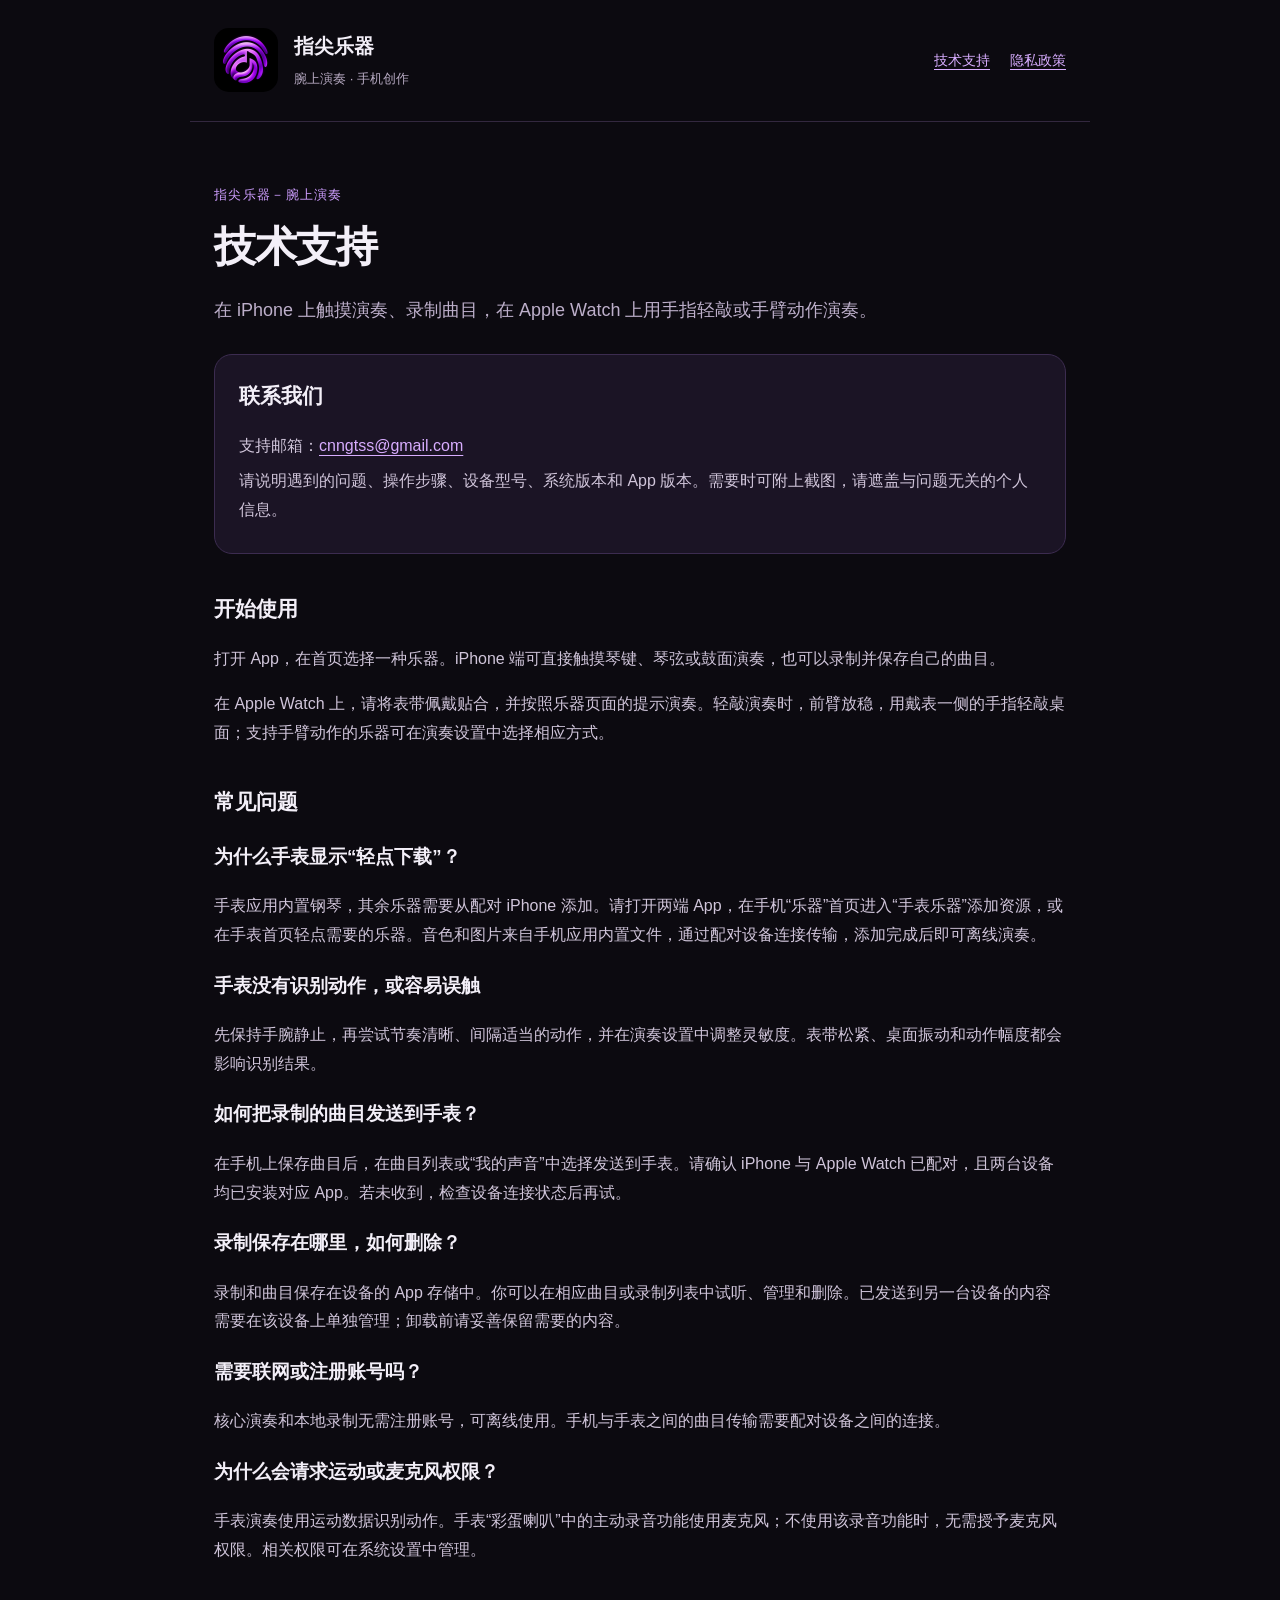
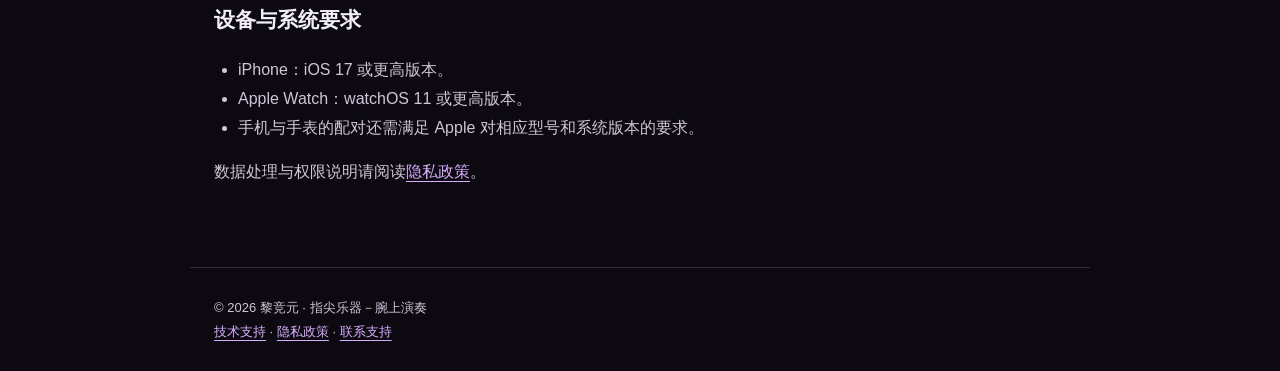
<file: index.html>
<!doctype html>
<html lang="zh-CN">
<head>
<meta charset="utf-8">
<meta name="viewport" content="width=device-width,initial-scale=1">
<title>技术支持｜指尖乐器－腕上演奏</title>
<meta name="description" content="指尖乐器－腕上演奏的使用帮助、设备要求和支持联系方式。">
<link rel="icon" href="./icon.png">
<link rel="stylesheet" href="./style.css">
</head>
<body>
<header><img src="./icon.png" alt="指尖乐器图标" width="64" height="64"><div><strong>指尖乐器</strong><small>腕上演奏 · 手机创作</small></div><nav aria-label="页面导航"><a href="./index.html" aria-current="page">技术支持</a><a href="./privacy.html">隐私政策</a></nav></header>
<main><p class="tag">指尖乐器－腕上演奏</p><h1>技术支持</h1>
<p class="lead">在 iPhone 上触摸演奏、录制曲目，在 Apple Watch 上用手指轻敲或手臂动作演奏。</p>
<section class="contact" aria-labelledby="contact-heading">
<h2 id="contact-heading" style="margin-top:0">联系我们</h2>
<p>支持邮箱：<a href="mailto:cnngtss@gmail.com">cnngtss@gmail.com</a></p>
<p>请说明遇到的问题、操作步骤、设备型号、系统版本和 App 版本。需要时可附上截图，请遮盖与问题无关的个人信息。</p>
</section>
<h2>开始使用</h2>
<p>打开 App，在首页选择一种乐器。iPhone 端可直接触摸琴键、琴弦或鼓面演奏，也可以录制并保存自己的曲目。</p>
<p>在 Apple Watch 上，请将表带佩戴贴合，并按照乐器页面的提示演奏。轻敲演奏时，前臂放稳，用戴表一侧的手指轻敲桌面；支持手臂动作的乐器可在演奏设置中选择相应方式。</p>
<h2>常见问题</h2>
<h3>为什么手表显示“轻点下载”？</h3>
<p>手表应用内置钢琴，其余乐器需要从配对 iPhone 添加。请打开两端 App，在手机“乐器”首页进入“手表乐器”添加资源，或在手表首页轻点需要的乐器。音色和图片来自手机应用内置文件，通过配对设备连接传输，添加完成后即可离线演奏。</p>

<h3>手表没有识别动作，或容易误触</h3>
<p>先保持手腕静止，再尝试节奏清晰、间隔适当的动作，并在演奏设置中调整灵敏度。表带松紧、桌面振动和动作幅度都会影响识别结果。</p>
<h3>如何把录制的曲目发送到手表？</h3>
<p>在手机上保存曲目后，在曲目列表或“我的声音”中选择发送到手表。请确认 iPhone 与 Apple Watch 已配对，且两台设备均已安装对应 App。若未收到，检查设备连接状态后再试。</p>
<h3>录制保存在哪里，如何删除？</h3>
<p>录制和曲目保存在设备的 App 存储中。你可以在相应曲目或录制列表中试听、管理和删除。已发送到另一台设备的内容需要在该设备上单独管理；卸载前请妥善保留需要的内容。</p>
<h3>需要联网或注册账号吗？</h3>
<p>核心演奏和本地录制无需注册账号，可离线使用。手机与手表之间的曲目传输需要配对设备之间的连接。</p>
<h3>为什么会请求运动或麦克风权限？</h3>
<p>手表演奏使用运动数据识别动作。手表“彩蛋喇叭”中的主动录音功能使用麦克风；不使用该录音功能时，无需授予麦克风权限。相关权限可在系统设置中管理。</p>
<h2>设备与系统要求</h2>
<ul><li>iPhone：iOS 17 或更高版本。</li><li>Apple Watch：watchOS 11 或更高版本。</li><li>手机与手表的配对还需满足 Apple 对相应型号和系统版本的要求。</li></ul>
<p>数据处理与权限说明请阅读<a href="./privacy.html">隐私政策</a>。</p>
</main>
<footer><p>© 2026 黎竞元 · 指尖乐器－腕上演奏</p><p><a href="./index.html">技术支持</a> · <a href="./privacy.html">隐私政策</a> · <a href="mailto:cnngtss@gmail.com">联系支持</a></p></footer>
</body>
</html>
</file>
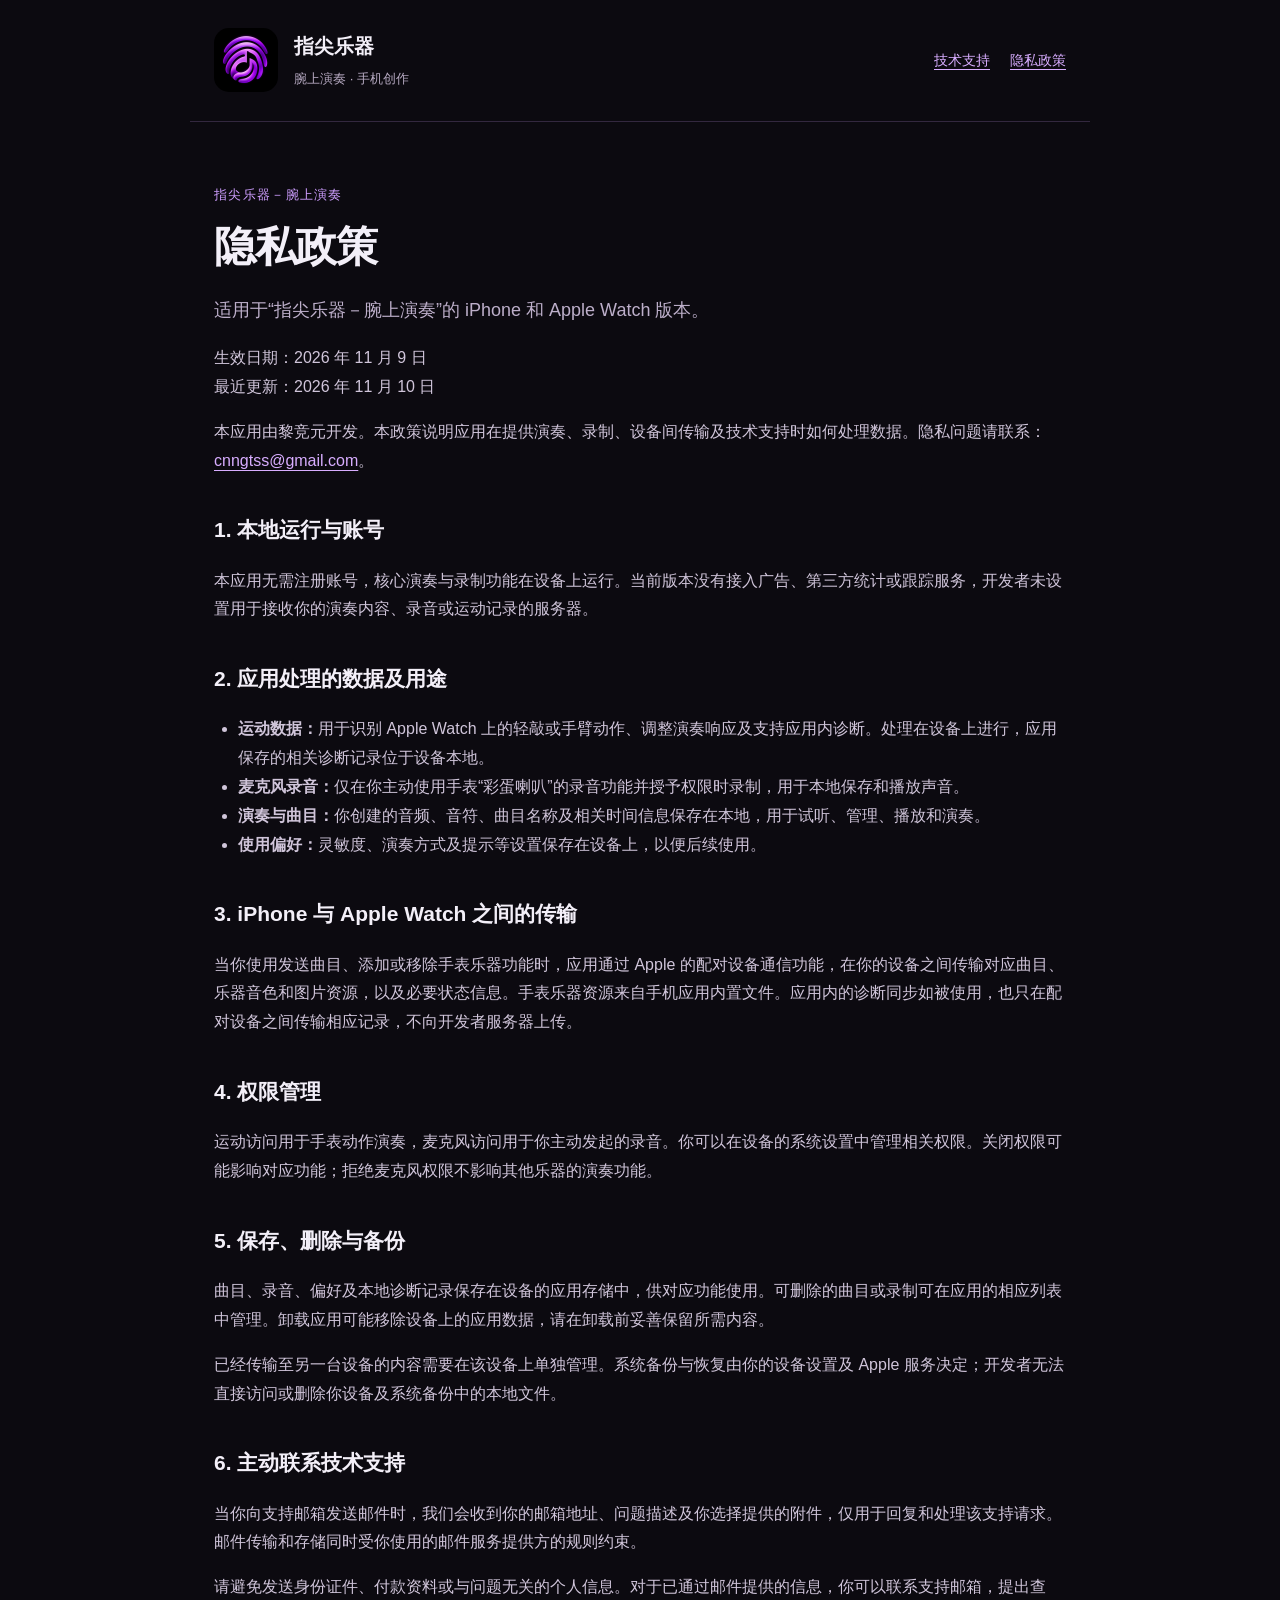
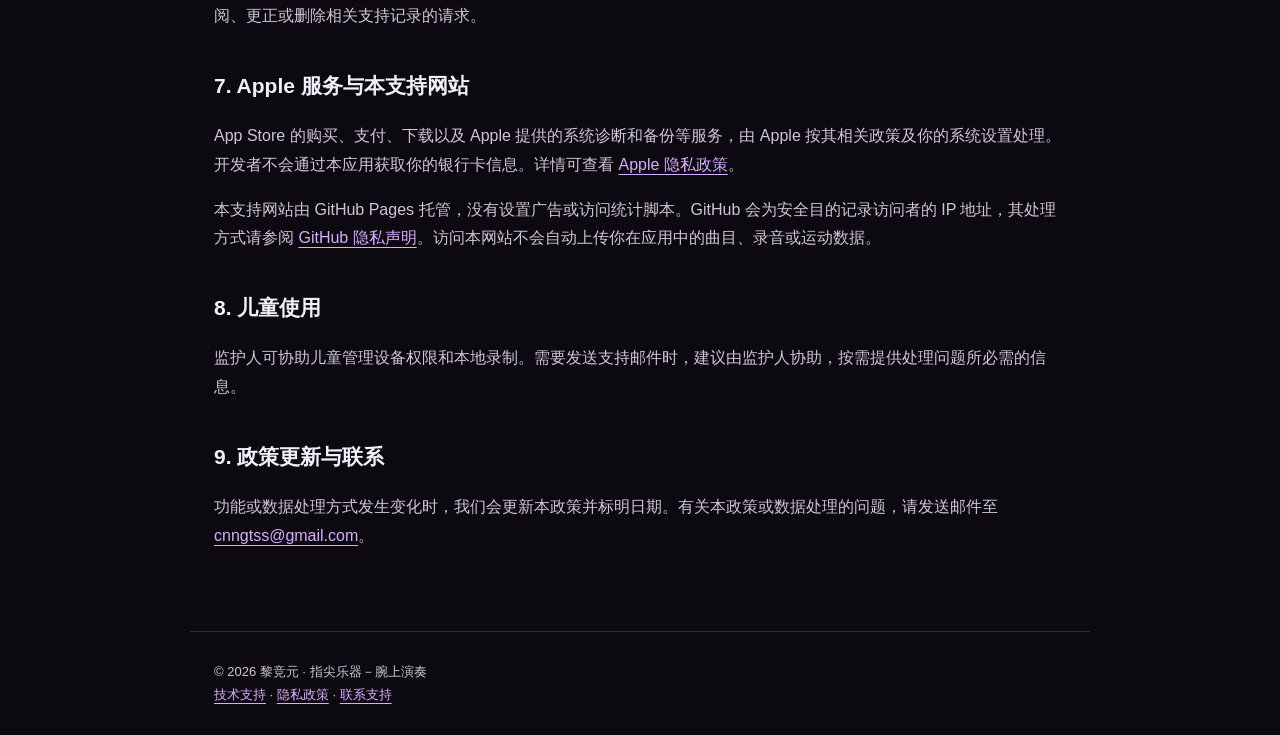
<file: privacy.html>
<!doctype html>
<html lang="zh-CN">
<head>
<meta charset="utf-8">
<meta name="viewport" content="width=device-width,initial-scale=1">
<title>隐私政策｜指尖乐器－腕上演奏</title>
<meta name="description" content="了解指尖乐器－腕上演奏如何处理运动数据、本地录制、配对设备传输和技术支持信息。">
<link rel="icon" href="./icon.png">
<link rel="stylesheet" href="./style.css">
</head>
<body>
<header><img src="./icon.png" alt="指尖乐器图标" width="64" height="64"><div><strong>指尖乐器</strong><small>腕上演奏 · 手机创作</small></div><nav aria-label="页面导航"><a href="./index.html">技术支持</a><a href="./privacy.html" aria-current="page">隐私政策</a></nav></header>
<main><p class="tag">指尖乐器－腕上演奏</p><h1>隐私政策</h1>
<p class="lead">适用于“指尖乐器－腕上演奏”的 iPhone 和 Apple Watch 版本。</p>
<p>生效日期：2026 年 11 月 9 日<br>最近更新：2026 年 11 月 10 日</p>
<p>本应用由黎竞元开发。本政策说明应用在提供演奏、录制、设备间传输及技术支持时如何处理数据。隐私问题请联系：<a href="mailto:cnngtss@gmail.com">cnngtss@gmail.com</a>。</p>
<h2>1. 本地运行与账号</h2>
<p>本应用无需注册账号，核心演奏与录制功能在设备上运行。当前版本没有接入广告、第三方统计或跟踪服务，开发者未设置用于接收你的演奏内容、录音或运动记录的服务器。</p>
<h2>2. 应用处理的数据及用途</h2>
<ul>
<li><strong>运动数据：</strong>用于识别 Apple Watch 上的轻敲或手臂动作、调整演奏响应及支持应用内诊断。处理在设备上进行，应用保存的相关诊断记录位于设备本地。</li>
<li><strong>麦克风录音：</strong>仅在你主动使用手表“彩蛋喇叭”的录音功能并授予权限时录制，用于本地保存和播放声音。</li>
<li><strong>演奏与曲目：</strong>你创建的音频、音符、曲目名称及相关时间信息保存在本地，用于试听、管理、播放和演奏。</li>
<li><strong>使用偏好：</strong>灵敏度、演奏方式及提示等设置保存在设备上，以便后续使用。</li>
</ul>
<h2>3. iPhone 与 Apple Watch 之间的传输</h2>
<p>当你使用发送曲目、添加或移除手表乐器功能时，应用通过 Apple 的配对设备通信功能，在你的设备之间传输对应曲目、乐器音色和图片资源，以及必要状态信息。手表乐器资源来自手机应用内置文件。应用内的诊断同步如被使用，也只在配对设备之间传输相应记录，不向开发者服务器上传。</p>
<h2>4. 权限管理</h2>
<p>运动访问用于手表动作演奏，麦克风访问用于你主动发起的录音。你可以在设备的系统设置中管理相关权限。关闭权限可能影响对应功能；拒绝麦克风权限不影响其他乐器的演奏功能。</p>
<h2>5. 保存、删除与备份</h2>
<p>曲目、录音、偏好及本地诊断记录保存在设备的应用存储中，供对应功能使用。可删除的曲目或录制可在应用的相应列表中管理。卸载应用可能移除设备上的应用数据，请在卸载前妥善保留所需内容。</p>
<p>已经传输至另一台设备的内容需要在该设备上单独管理。系统备份与恢复由你的设备设置及 Apple 服务决定；开发者无法直接访问或删除你设备及系统备份中的本地文件。</p>
<h2>6. 主动联系技术支持</h2>
<p>当你向支持邮箱发送邮件时，我们会收到你的邮箱地址、问题描述及你选择提供的附件，仅用于回复和处理该支持请求。邮件传输和存储同时受你使用的邮件服务提供方的规则约束。</p>
<p>请避免发送身份证件、付款资料或与问题无关的个人信息。对于已通过邮件提供的信息，你可以联系支持邮箱，提出查阅、更正或删除相关支持记录的请求。</p>
<h2>7. Apple 服务与本支持网站</h2>
<p>App Store 的购买、支付、下载以及 Apple 提供的系统诊断和备份等服务，由 Apple 按其相关政策及你的系统设置处理。开发者不会通过本应用获取你的银行卡信息。详情可查看 <a href="https://www.apple.com/legal/privacy/">Apple 隐私政策</a>。</p>
<p>本支持网站由 GitHub Pages 托管，没有设置广告或访问统计脚本。GitHub 会为安全目的记录访问者的 IP 地址，其处理方式请参阅 <a href="https://docs.github.com/en/site-policy/privacy-policies/github-general-privacy-statement">GitHub 隐私声明</a>。访问本网站不会自动上传你在应用中的曲目、录音或运动数据。</p>
<h2>8. 儿童使用</h2>
<p>监护人可协助儿童管理设备权限和本地录制。需要发送支持邮件时，建议由监护人协助，按需提供处理问题所必需的信息。</p>
<h2>9. 政策更新与联系</h2>
<p>功能或数据处理方式发生变化时，我们会更新本政策并标明日期。有关本政策或数据处理的问题，请发送邮件至 <a href="mailto:cnngtss@gmail.com">cnngtss@gmail.com</a>。</p>
</main>
<footer><p>© 2026 黎竞元 · 指尖乐器－腕上演奏</p><p><a href="./index.html">技术支持</a> · <a href="./privacy.html">隐私政策</a> · <a href="mailto:cnngtss@gmail.com">联系支持</a></p></footer>
</body>
</html>
</file>
<file: style.css>
*{box-sizing:border-box}html{color-scheme:dark}body{margin:0;background:#0c0a10;color:#f3eff8;font-family:-apple-system,BlinkMacSystemFont,"PingFang SC","Microsoft YaHei",sans-serif;line-height:1.8}a{color:#d8adff;text-underline-offset:4px}a:focus-visible{outline:2px solid #d8adff;outline-offset:5px}header,main,footer{max-width:900px;margin:auto;padding:28px 24px}header{display:flex;align-items:center;gap:16px;border-bottom:1px solid #33283f}header img{width:64px;height:64px;border-radius:15px}header strong{display:block;font-size:20px}header small{color:#b6a9c1}nav{margin-left:auto;display:flex;gap:20px}nav a{white-space:nowrap;font-size:14px}main{padding-top:48px;padding-bottom:64px}h1{font-size:clamp(28px,5vw,42px);line-height:1.35;letter-spacing:-.03em;margin:0 0 12px}h2{font-size:21px;margin-top:36px}p,li{color:#d0c5da}ul,ol{padding-left:24px}.lead{font-size:18px;color:#bdafca}.tag{font-size:13px;color:#ce9eff;letter-spacing:.1em}.contact{padding:22px 24px;margin:28px 0;background:#1b1425;border:1px solid #3c2c50;border-radius:18px}.contact p{margin:6px 0}footer{font-size:13px;border-top:1px solid #33283f;color:#b6a9c1}footer p{margin:0}@media(max-width:560px){header{flex-wrap:wrap}nav{width:100%;margin-left:80px}header,main,footer{padding-left:20px;padding-right:20px}}
</file>
